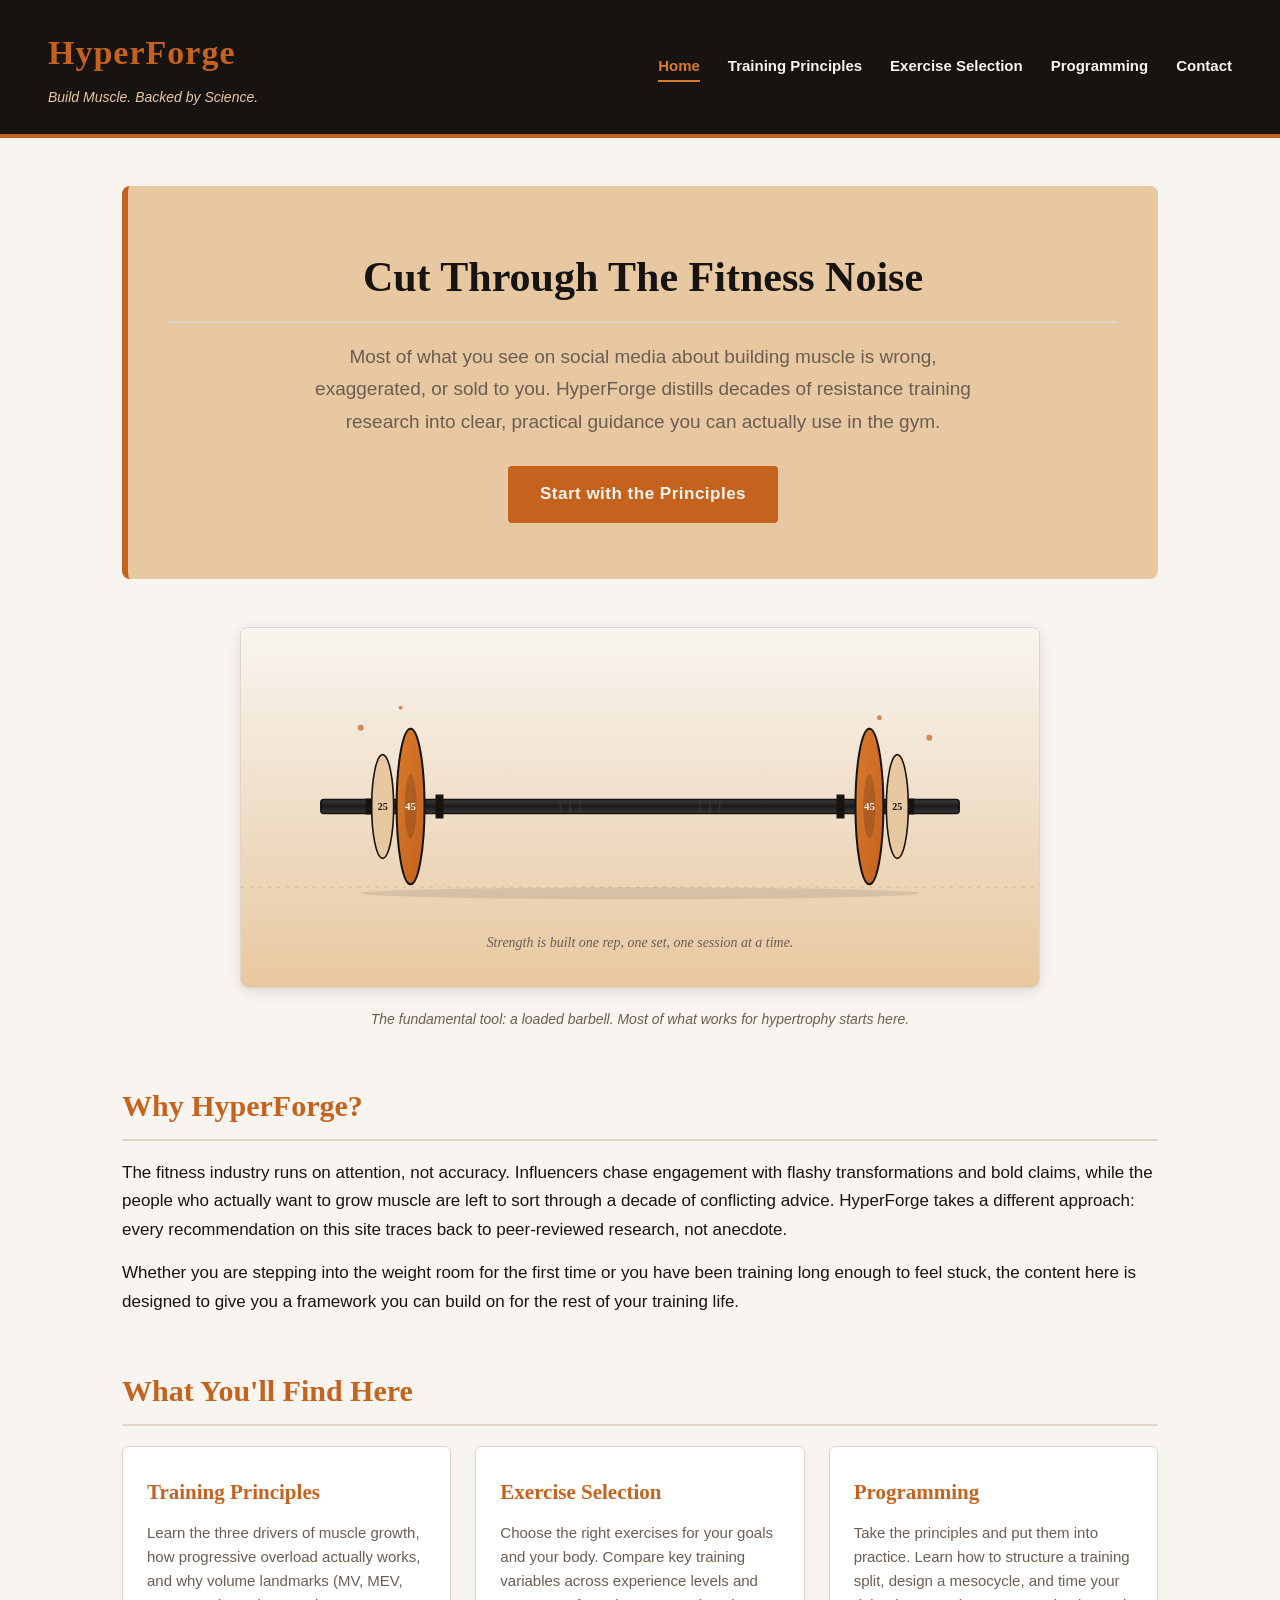
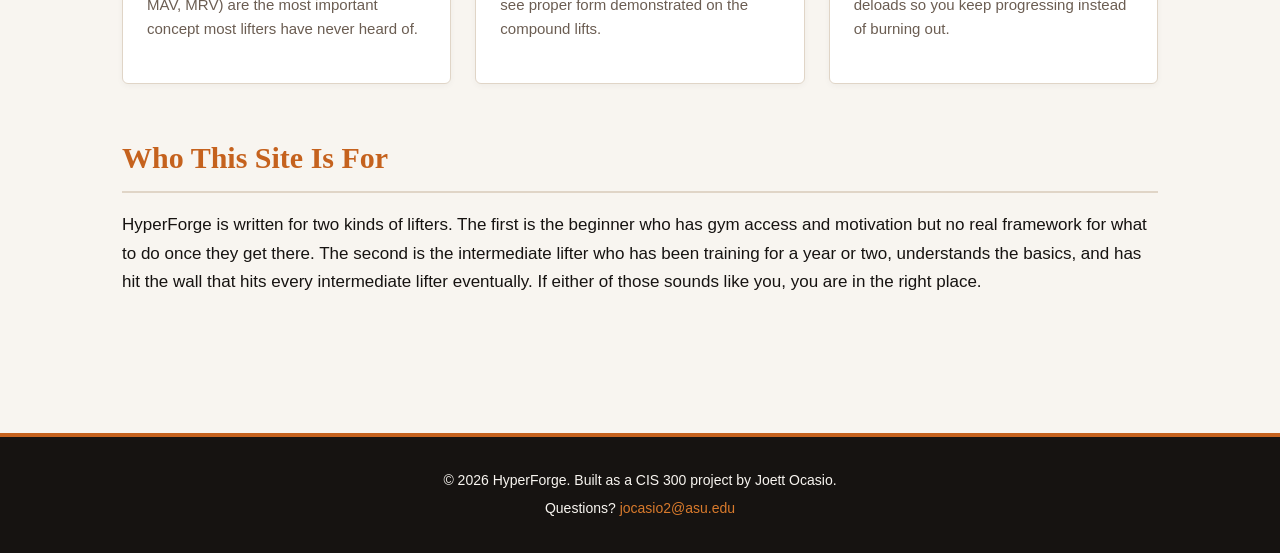
<file: index.html>
<!DOCTYPE html>
<html lang="en">
<head>
    <meta charset="UTF-8">
    <meta name="viewport" content="width=device-width, initial-scale=1.0">
    <meta name="description" content="HyperForge is an evidence-based educational resource on hypertrophy training, covering the science of muscle growth, exercise selection, and program design.">
    <meta name="keywords" content="hypertrophy, muscle growth, resistance training, evidence-based training, progressive overload, volume landmarks">
    <meta name="author" content="Joett Ocasio">
    <title>HyperForge | Evidence-Based Hypertrophy Training</title>
    <link rel="stylesheet" href="styles.css">
    <!-- Google Analytics (GA4) -->
    <script async src="https://www.googletagmanager.com/gtag/js?id=G-QVPSWT52V6"></script>
    <script>
        window.dataLayer = window.dataLayer || [];
        function gtag(){dataLayer.push(arguments);}
        gtag('js', new Date());
        gtag('config', 'G-QVPSWT52V6');
    </script>
</head>
<body>
    <header>
        <div class="logo">
            <h1>HyperForge</h1>
            <p class="tagline">Build Muscle. Backed by Science.</p>
        </div>
        <nav>
            <ul>
                <li><a href="index.html" class="active">Home</a></li>
                <li><a href="principles.html">Training Principles</a></li>
                <li><a href="exercises.html">Exercise Selection</a></li>
                <li><a href="programming.html">Programming</a></li>
                <li><a href="contact.html">Contact</a></li>
            </ul>
        </nav>
    </header>

    <main>
        <section class="hero">
            <h2>Cut Through The Fitness Noise</h2>
            <p class="lead">Most of what you see on social media about building muscle is wrong, exaggerated, or sold to you. HyperForge distills decades of resistance training research into clear, practical guidance you can actually use in the gym.</p>
            <a href="principles.html" class="cta-button">Start with the Principles</a>
        </section>

        <figure class="hero-figure">
            <img src="images/hero-barbell.svg" alt="Stylized illustration of a loaded barbell with 45 and 25 pound weight plates" class="hero-image">
            <figcaption>The fundamental tool: a loaded barbell. Most of what works for hypertrophy starts here.</figcaption>
        </figure>

        <section class="intro">
            <h2>Why HyperForge?</h2>
            <p>The fitness industry runs on attention, not accuracy. Influencers chase engagement with flashy transformations and bold claims, while the people who actually want to grow muscle are left to sort through a decade of conflicting advice. HyperForge takes a different approach: every recommendation on this site traces back to peer-reviewed research, not anecdote.</p>
            <p>Whether you are stepping into the weight room for the first time or you have been training long enough to feel stuck, the content here is designed to give you a framework you can build on for the rest of your training life.</p>
        </section>

        <section class="features">
            <h2>What You'll Find Here</h2>
            <div class="feature-grid">
                <article class="feature-card">
                    <h3>Training Principles</h3>
                    <p>Learn the three drivers of muscle growth, how progressive overload actually works, and why volume landmarks (MV, MEV, MAV, MRV) are the most important concept most lifters have never heard of.</p>
                </article>
                <article class="feature-card">
                    <h3>Exercise Selection</h3>
                    <p>Choose the right exercises for your goals and your body. Compare key training variables across experience levels and see proper form demonstrated on the compound lifts.</p>
                </article>
                <article class="feature-card">
                    <h3>Programming</h3>
                    <p>Take the principles and put them into practice. Learn how to structure a training split, design a mesocycle, and time your deloads so you keep progressing instead of burning out.</p>
                </article>
            </div>
        </section>

        <section class="audience">
            <h2>Who This Site Is For</h2>
            <p>HyperForge is written for two kinds of lifters. The first is the beginner who has gym access and motivation but no real framework for what to do once they get there. The second is the intermediate lifter who has been training for a year or two, understands the basics, and has hit the wall that hits every intermediate lifter eventually. If either of those sounds like you, you are in the right place.</p>
        </section>
    </main>

    <footer>
        <p>&copy; 2026 HyperForge. Built as a CIS 300 project by Joett Ocasio.</p>
        <p>Questions? <a href="mailto:jocasio2@asu.edu">jocasio2@asu.edu</a></p>
    </footer>
</body>
</html>
</file>
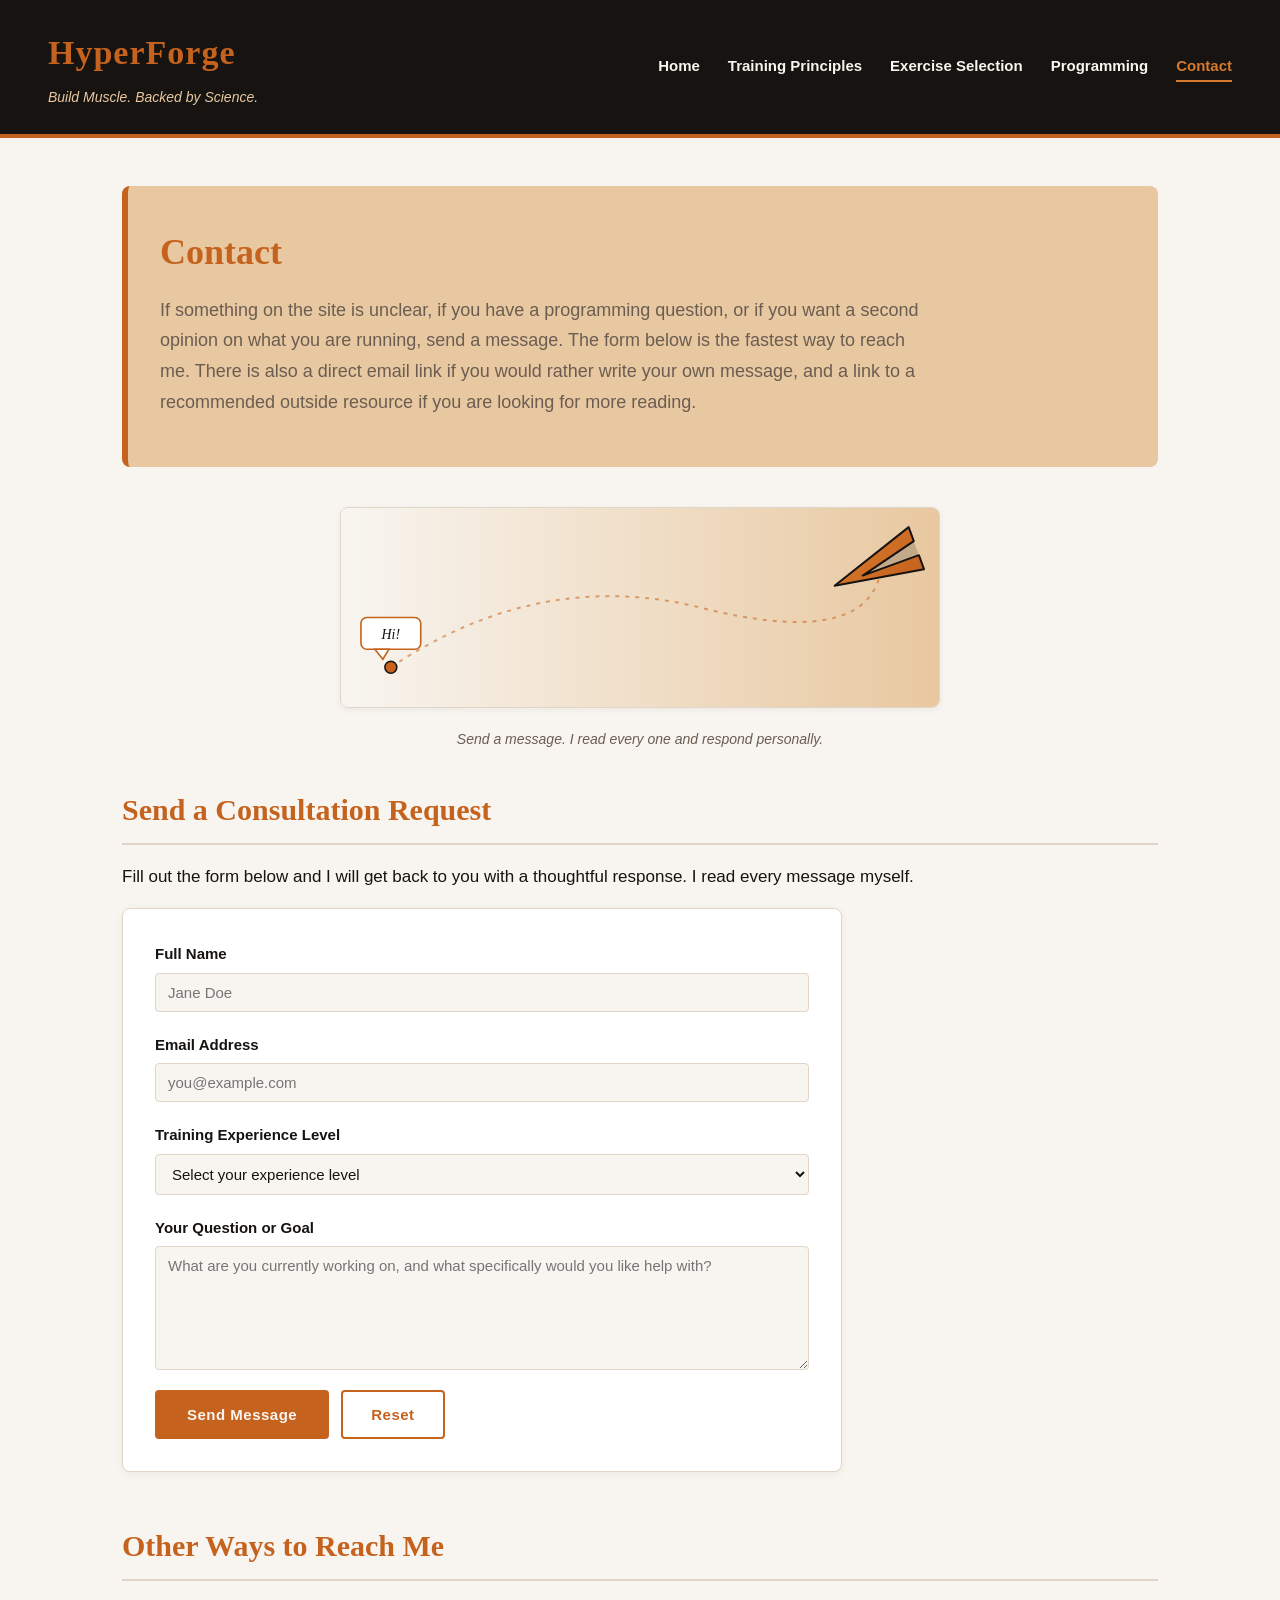
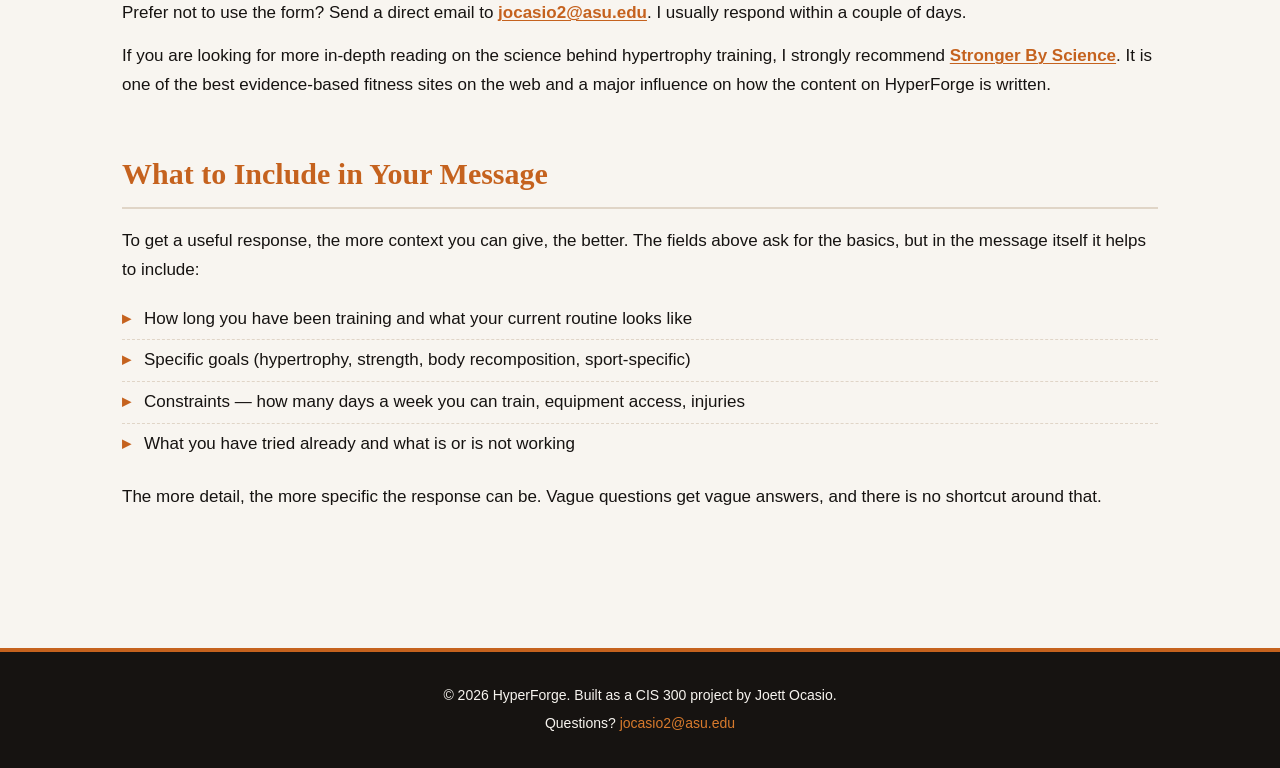
<file: contact.html>
<!DOCTYPE html>
<html lang="en">
<head>
    <meta charset="UTF-8">
    <meta name="viewport" content="width=device-width, initial-scale=1.0">
    <meta name="description" content="Get in touch with HyperForge. Use the consultation form to send a question about hypertrophy training, programming, or exercise selection.">
    <meta name="keywords" content="contact, consultation, training questions, hypertrophy help, HyperForge contact form">
    <meta name="author" content="Joett Ocasio">
    <title>Contact | HyperForge</title>
    <link rel="stylesheet" href="styles.css">
    <!-- Google Analytics (GA4) -->
    <script async src="https://www.googletagmanager.com/gtag/js?id=G-QVPSWT52V6"></script>
    <script>
        window.dataLayer = window.dataLayer || [];
        function gtag(){dataLayer.push(arguments);}
        gtag('js', new Date());
        gtag('config', 'G-QVPSWT52V6');
    </script>
</head>
<body>
    <header>
        <div class="logo">
            <h1>HyperForge</h1>
            <p class="tagline">Build Muscle. Backed by Science.</p>
        </div>
        <nav>
            <ul>
                <li><a href="index.html">Home</a></li>
                <li><a href="principles.html">Training Principles</a></li>
                <li><a href="exercises.html">Exercise Selection</a></li>
                <li><a href="programming.html">Programming</a></li>
                <li><a href="contact.html" class="active">Contact</a></li>
            </ul>
        </nav>
    </header>

    <main>
        <section class="page-intro">
            <h2>Contact</h2>
            <p class="lead">If something on the site is unclear, if you have a programming question, or if you want a second opinion on what you are running, send a message. The form below is the fastest way to reach me. There is also a direct email link if you would rather write your own message, and a link to a recommended outside resource if you are looking for more reading.</p>
        </section>

        <figure class="contact-figure">
            <img src="images/contact-illustration.svg" alt="Stylized illustration of a paper airplane traveling along a dashed flight path from a small speech bubble that says Hi" class="contact-image">
            <figcaption>Send a message. I read every one and respond personally.</figcaption>
        </figure>

        <section class="contact-section">
            <h2>Send a Consultation Request</h2>
            <p>Fill out the form below and I will get back to you with a thoughtful response. I read every message myself.</p>

            <form action="#" method="post" class="contact-form">
                <div class="form-row">
                    <label for="fullname">Full Name</label>
                    <input type="text" id="fullname" name="fullname" required placeholder="Jane Doe">
                </div>

                <div class="form-row">
                    <label for="email">Email Address</label>
                    <input type="email" id="email" name="email" required placeholder="you@example.com">
                </div>

                <div class="form-row">
                    <label for="experience">Training Experience Level</label>
                    <select id="experience" name="experience" required>
                        <option value="">Select your experience level</option>
                        <option value="beginner">Beginner (0&ndash;1 year)</option>
                        <option value="intermediate">Intermediate (1&ndash;3 years)</option>
                        <option value="advanced">Advanced (3+ years)</option>
                    </select>
                </div>

                <div class="form-row">
                    <label for="message">Your Question or Goal</label>
                    <textarea id="message" name="message" rows="6" required placeholder="What are you currently working on, and what specifically would you like help with?"></textarea>
                </div>

                <div class="form-row form-actions">
                    <button type="submit" class="cta-button">Send Message</button>
                    <button type="reset" class="secondary-button">Reset</button>
                </div>
            </form>
        </section>

        <section>
            <h2>Other Ways to Reach Me</h2>
            <p>Prefer not to use the form? Send a direct email to <a href="mailto:jocasio2@asu.edu">jocasio2@asu.edu</a>. I usually respond within a couple of days.</p>
            <p>If you are looking for more in-depth reading on the science behind hypertrophy training, I strongly recommend <a href="https://www.strongerbyscience.com" target="_blank" rel="noopener noreferrer">Stronger By Science</a>. It is one of the best evidence-based fitness sites on the web and a major influence on how the content on HyperForge is written.</p>
        </section>

        <section>
            <h2>What to Include in Your Message</h2>
            <p>To get a useful response, the more context you can give, the better. The fields above ask for the basics, but in the message itself it helps to include:</p>
            <ul class="bullet-list">
                <li>How long you have been training and what your current routine looks like</li>
                <li>Specific goals (hypertrophy, strength, body recomposition, sport-specific)</li>
                <li>Constraints &mdash; how many days a week you can train, equipment access, injuries</li>
                <li>What you have tried already and what is or is not working</li>
            </ul>
            <p>The more detail, the more specific the response can be. Vague questions get vague answers, and there is no shortcut around that.</p>
        </section>
    </main>

    <footer>
        <p>&copy; 2026 HyperForge. Built as a CIS 300 project by Joett Ocasio.</p>
        <p>Questions? <a href="mailto:jocasio2@asu.edu">jocasio2@asu.edu</a></p>
    </footer>
</body>
</html>
</file>
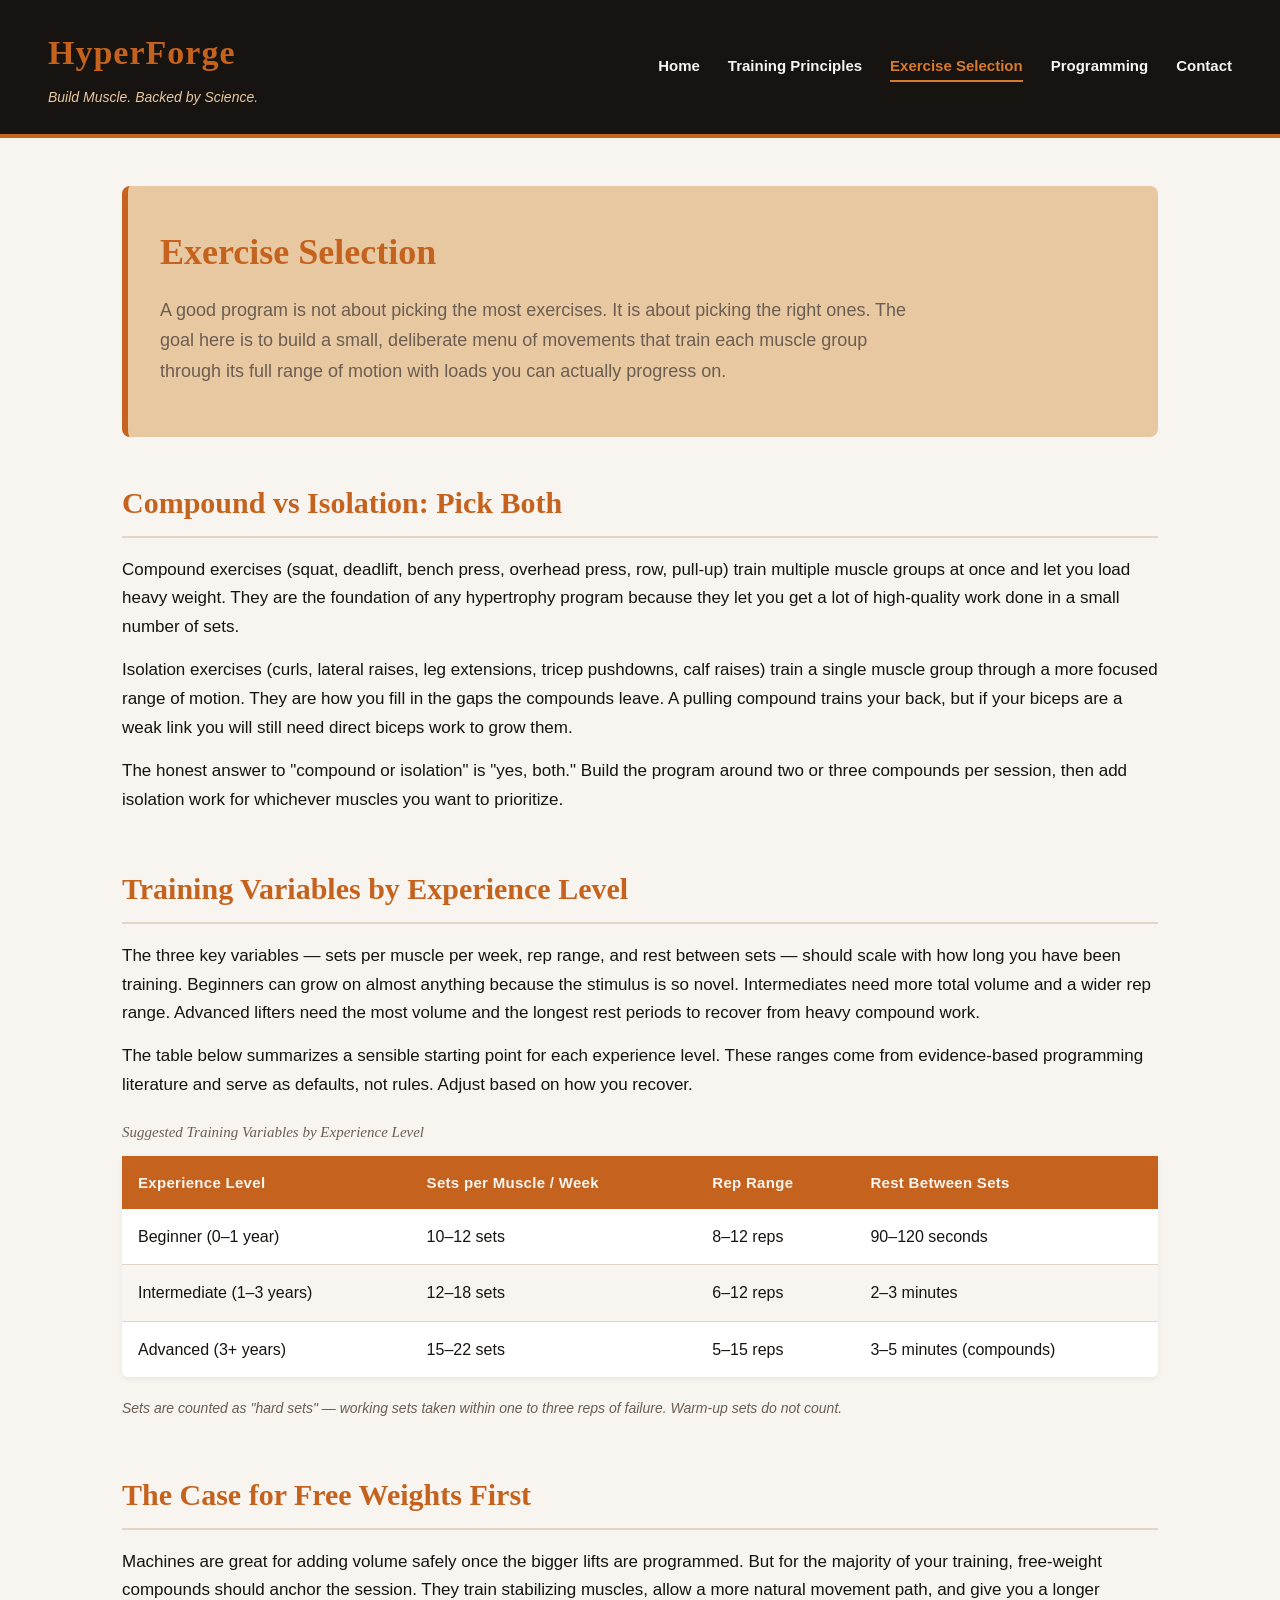
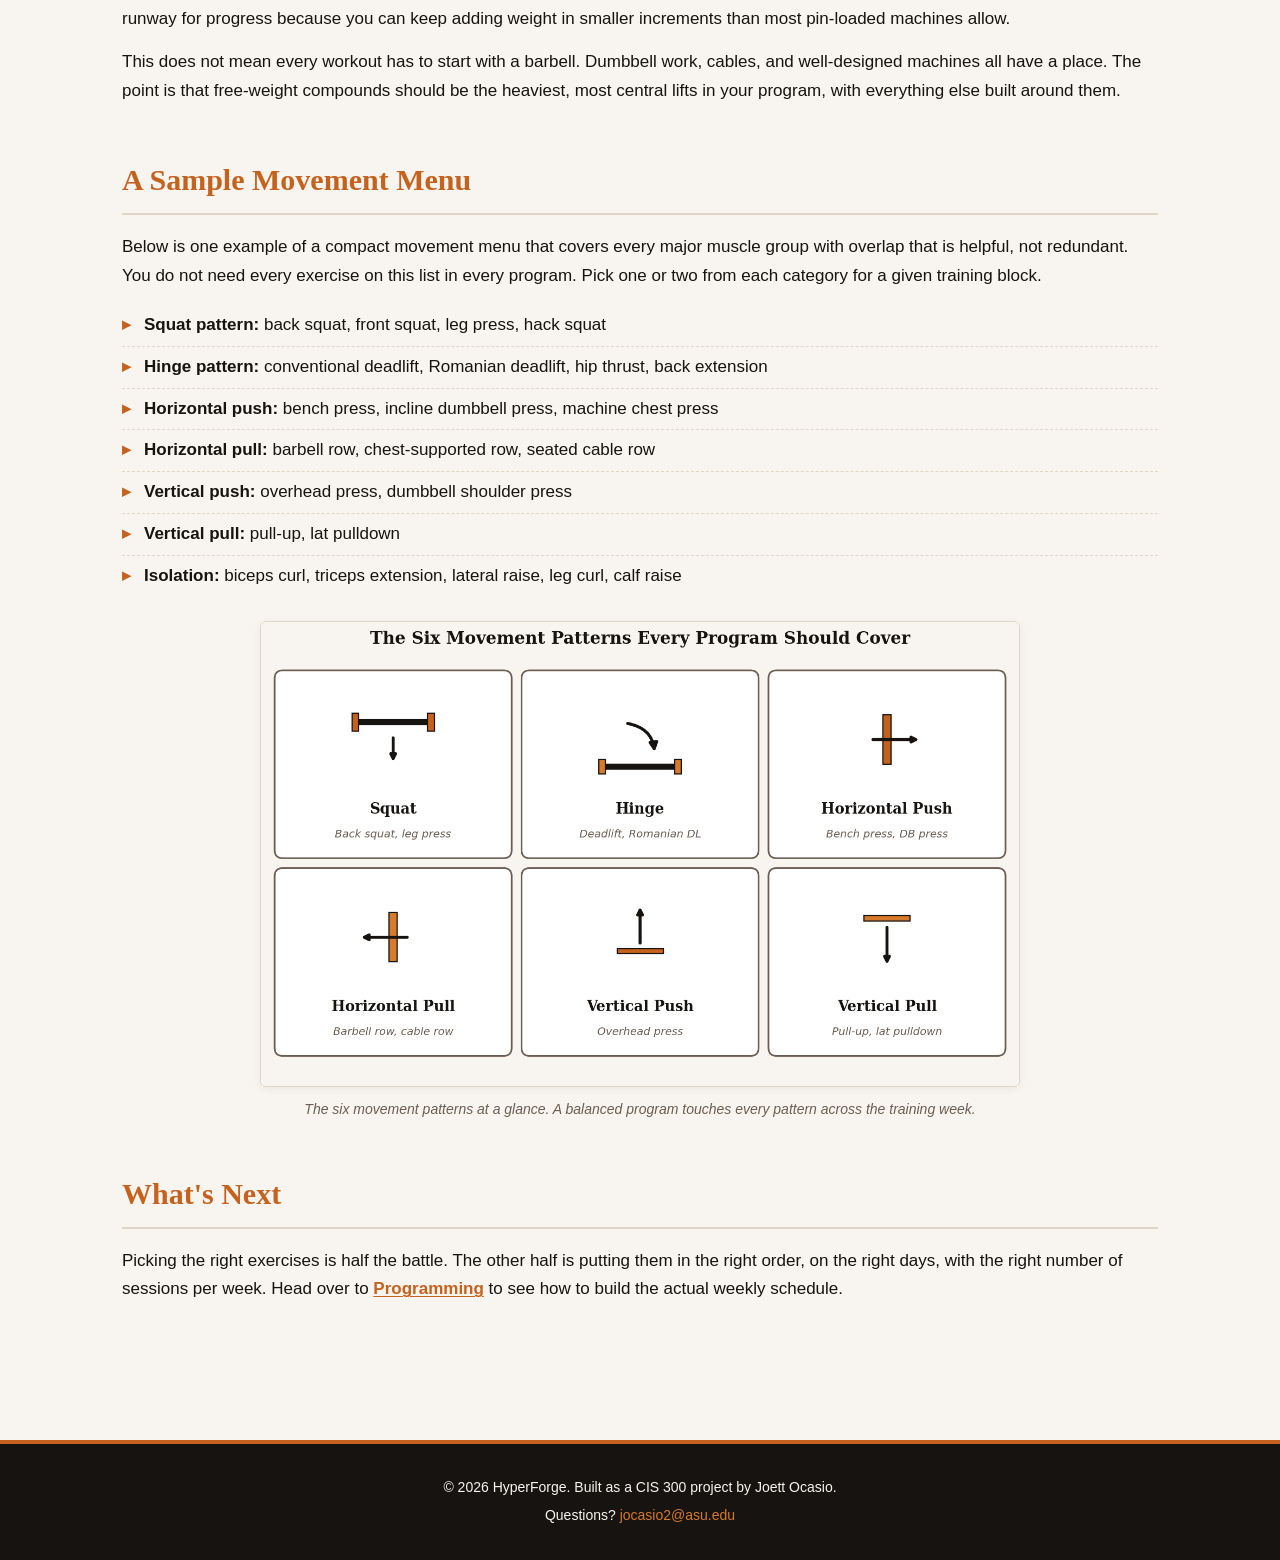
<file: exercises.html>
<!DOCTYPE html>
<html lang="en">
<head>
    <meta charset="UTF-8">
    <meta name="viewport" content="width=device-width, initial-scale=1.0">
    <meta name="description" content="How to choose exercises for hypertrophy: compound vs isolation, training variables across experience levels, and the case for free weights.">
    <meta name="keywords" content="exercise selection, compound lifts, isolation exercises, sets and reps, rest periods, training variables, beginner intermediate advanced">
    <meta name="author" content="Joett Ocasio">
    <title>Exercise Selection | HyperForge</title>
    <link rel="stylesheet" href="styles.css">
    <!-- Google Analytics (GA4) -->
    <script async src="https://www.googletagmanager.com/gtag/js?id=G-QVPSWT52V6"></script>
    <script>
        window.dataLayer = window.dataLayer || [];
        function gtag(){dataLayer.push(arguments);}
        gtag('js', new Date());
        gtag('config', 'G-QVPSWT52V6');
    </script>
</head>
<body>
    <header>
        <div class="logo">
            <h1>HyperForge</h1>
            <p class="tagline">Build Muscle. Backed by Science.</p>
        </div>
        <nav>
            <ul>
                <li><a href="index.html">Home</a></li>
                <li><a href="principles.html">Training Principles</a></li>
                <li><a href="exercises.html" class="active">Exercise Selection</a></li>
                <li><a href="programming.html">Programming</a></li>
                <li><a href="contact.html">Contact</a></li>
            </ul>
        </nav>
    </header>

    <main>
        <section class="page-intro">
            <h2>Exercise Selection</h2>
            <p class="lead">A good program is not about picking the most exercises. It is about picking the right ones. The goal here is to build a small, deliberate menu of movements that train each muscle group through its full range of motion with loads you can actually progress on.</p>
        </section>

        <section>
            <h2>Compound vs Isolation: Pick Both</h2>
            <p>Compound exercises (squat, deadlift, bench press, overhead press, row, pull-up) train multiple muscle groups at once and let you load heavy weight. They are the foundation of any hypertrophy program because they let you get a lot of high-quality work done in a small number of sets.</p>
            <p>Isolation exercises (curls, lateral raises, leg extensions, tricep pushdowns, calf raises) train a single muscle group through a more focused range of motion. They are how you fill in the gaps the compounds leave. A pulling compound trains your back, but if your biceps are a weak link you will still need direct biceps work to grow them.</p>
            <p>The honest answer to "compound or isolation" is "yes, both." Build the program around two or three compounds per session, then add isolation work for whichever muscles you want to prioritize.</p>
        </section>

        <section>
            <h2>Training Variables by Experience Level</h2>
            <p>The three key variables &mdash; sets per muscle per week, rep range, and rest between sets &mdash; should scale with how long you have been training. Beginners can grow on almost anything because the stimulus is so novel. Intermediates need more total volume and a wider rep range. Advanced lifters need the most volume and the longest rest periods to recover from heavy compound work.</p>

            <p>The table below summarizes a sensible starting point for each experience level. These ranges come from evidence-based programming literature and serve as defaults, not rules. Adjust based on how you recover.</p>

            <table>
                <caption>Suggested Training Variables by Experience Level</caption>
                <thead>
                    <tr>
                        <th>Experience Level</th>
                        <th>Sets per Muscle / Week</th>
                        <th>Rep Range</th>
                        <th>Rest Between Sets</th>
                    </tr>
                </thead>
                <tbody>
                    <tr>
                        <td>Beginner (0&ndash;1 year)</td>
                        <td>10&ndash;12 sets</td>
                        <td>8&ndash;12 reps</td>
                        <td>90&ndash;120 seconds</td>
                    </tr>
                    <tr>
                        <td>Intermediate (1&ndash;3 years)</td>
                        <td>12&ndash;18 sets</td>
                        <td>6&ndash;12 reps</td>
                        <td>2&ndash;3 minutes</td>
                    </tr>
                    <tr>
                        <td>Advanced (3+ years)</td>
                        <td>15&ndash;22 sets</td>
                        <td>5&ndash;15 reps</td>
                        <td>3&ndash;5 minutes (compounds)</td>
                    </tr>
                </tbody>
            </table>
            <p class="caption-note">Sets are counted as &quot;hard sets&quot; &mdash; working sets taken within one to three reps of failure. Warm-up sets do not count.</p>
        </section>

        <section>
            <h2>The Case for Free Weights First</h2>
            <p>Machines are great for adding volume safely once the bigger lifts are programmed. But for the majority of your training, free-weight compounds should anchor the session. They train stabilizing muscles, allow a more natural movement path, and give you a longer runway for progress because you can keep adding weight in smaller increments than most pin-loaded machines allow.</p>
            <p>This does not mean every workout has to start with a barbell. Dumbbell work, cables, and well-designed machines all have a place. The point is that free-weight compounds should be the heaviest, most central lifts in your program, with everything else built around them.</p>
        </section>

        <section>
            <h2>A Sample Movement Menu</h2>
            <p>Below is one example of a compact movement menu that covers every major muscle group with overlap that is helpful, not redundant. You do not need every exercise on this list in every program. Pick one or two from each category for a given training block.</p>

            <ul class="bullet-list">
                <li><strong>Squat pattern:</strong> back squat, front squat, leg press, hack squat</li>
                <li><strong>Hinge pattern:</strong> conventional deadlift, Romanian deadlift, hip thrust, back extension</li>
                <li><strong>Horizontal push:</strong> bench press, incline dumbbell press, machine chest press</li>
                <li><strong>Horizontal pull:</strong> barbell row, chest-supported row, seated cable row</li>
                <li><strong>Vertical push:</strong> overhead press, dumbbell shoulder press</li>
                <li><strong>Vertical pull:</strong> pull-up, lat pulldown</li>
                <li><strong>Isolation:</strong> biceps curl, triceps extension, lateral raise, leg curl, calf raise</li>
            </ul>

            <figure class="content-figure">
                <img src="images/movement-patterns.png" alt="Six-panel infographic showing the major movement patterns covered in a balanced program: squat, hinge, horizontal push, horizontal pull, vertical push, and vertical pull, each with a simple icon and example exercises">
                <figcaption>The six movement patterns at a glance. A balanced program touches every pattern across the training week.</figcaption>
            </figure>
        </section>

        <section>
            <h2>What's Next</h2>
            <p>Picking the right exercises is half the battle. The other half is putting them in the right order, on the right days, with the right number of sessions per week. Head over to <a href="programming.html">Programming</a> to see how to build the actual weekly schedule.</p>
        </section>
    </main>

    <footer>
        <p>&copy; 2026 HyperForge. Built as a CIS 300 project by Joett Ocasio.</p>
        <p>Questions? <a href="mailto:jocasio2@asu.edu">jocasio2@asu.edu</a></p>
    </footer>
</body>
</html>
</file>
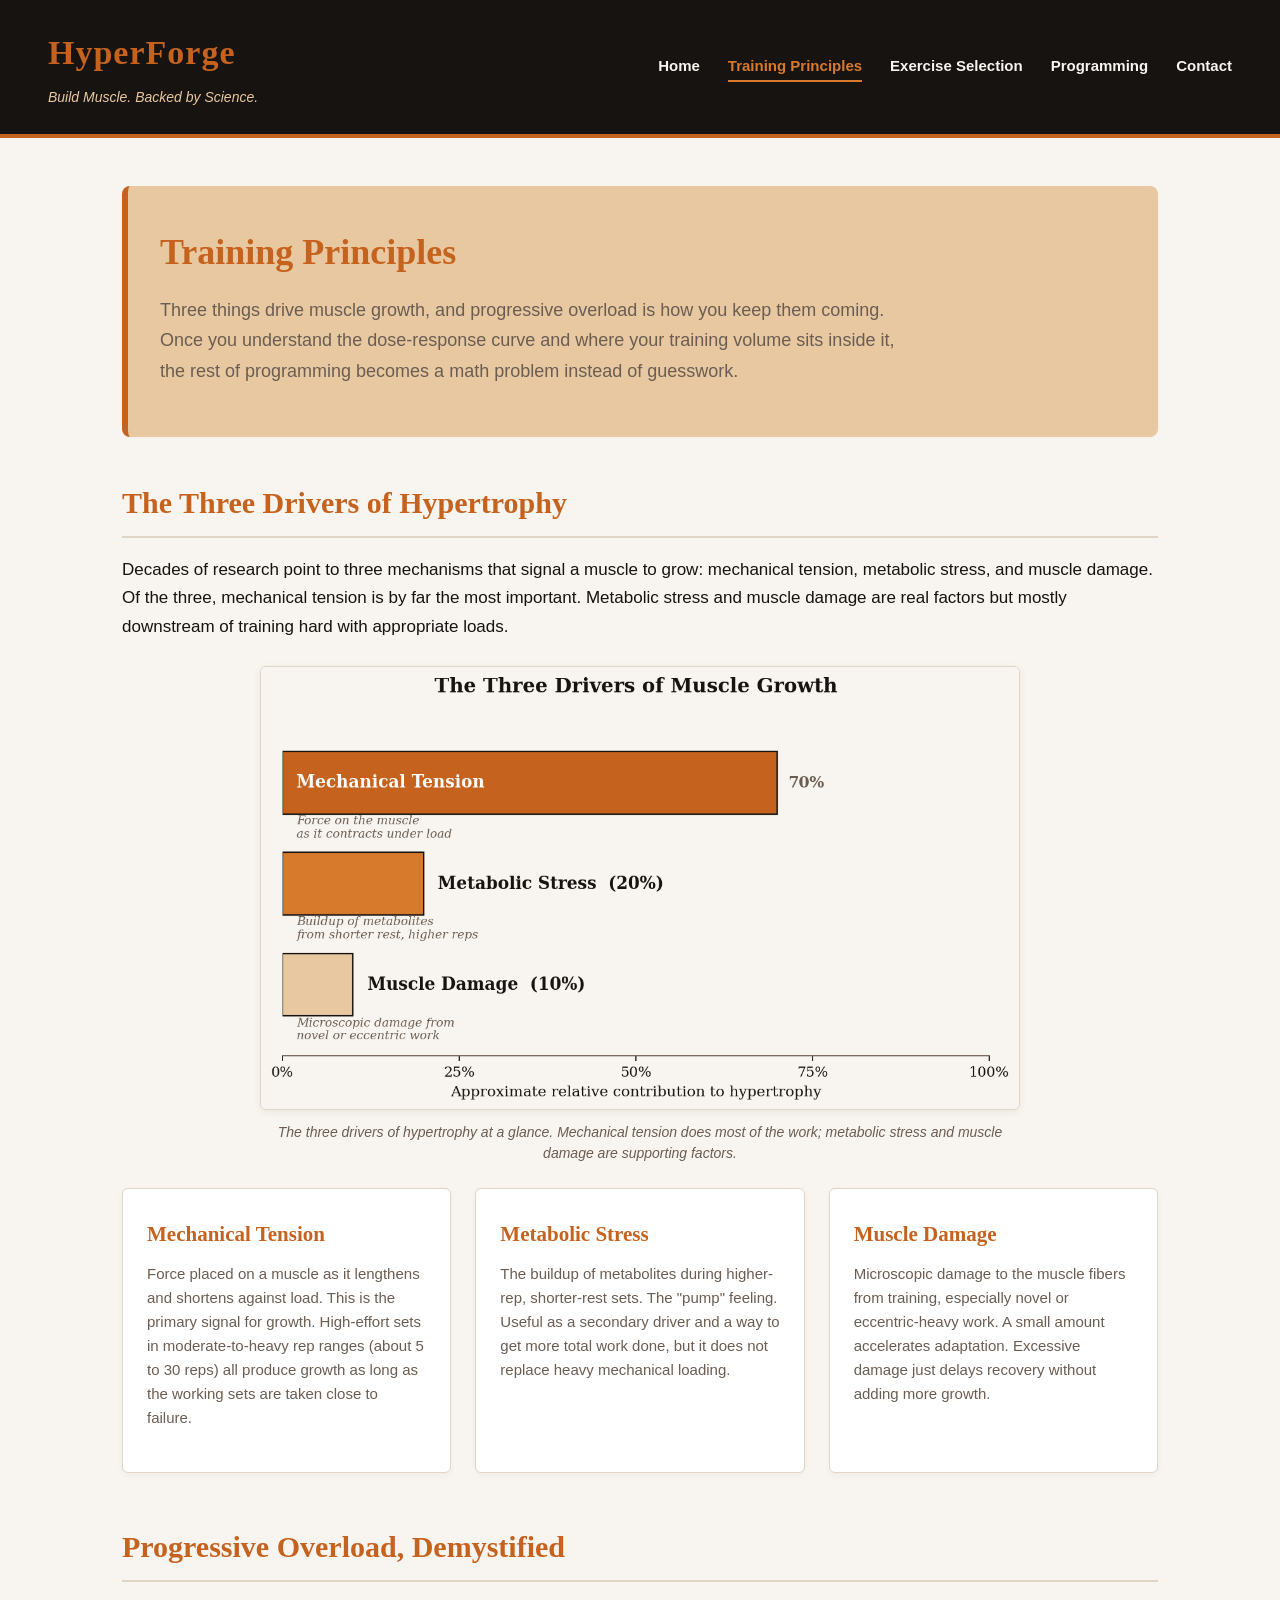
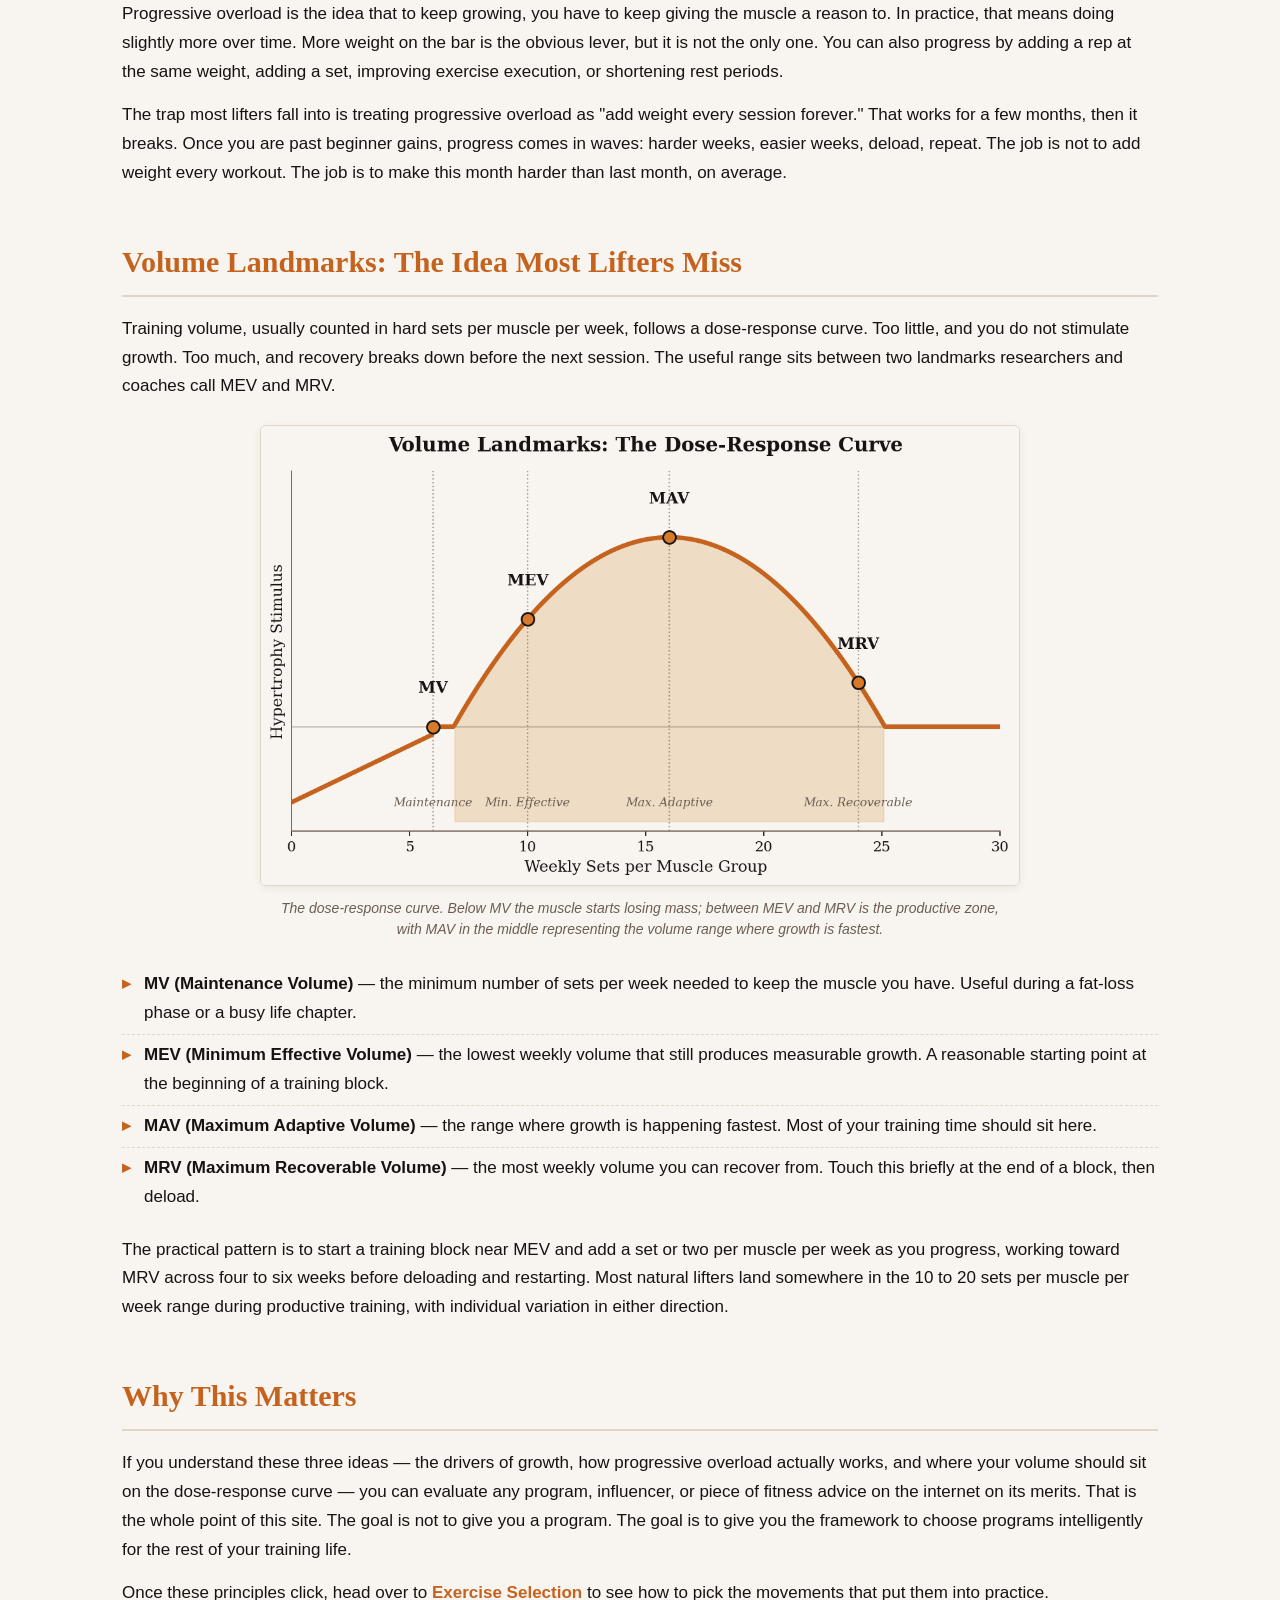
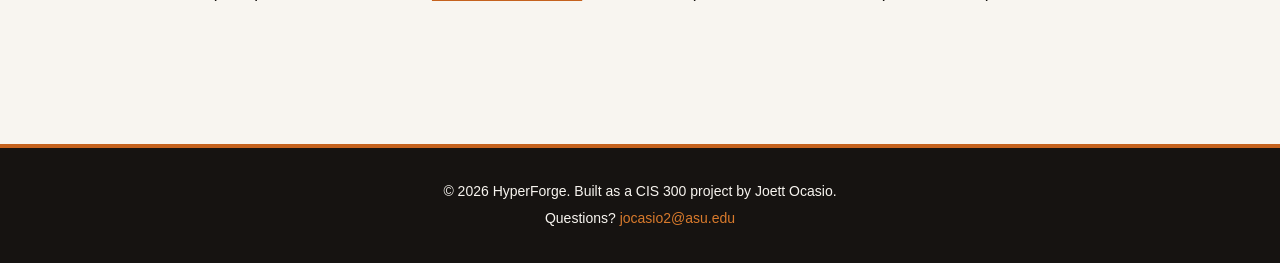
<file: principles.html>
<!DOCTYPE html>
<html lang="en">
<head>
    <meta charset="UTF-8">
    <meta name="viewport" content="width=device-width, initial-scale=1.0">
    <meta name="description" content="The science behind hypertrophy: mechanical tension, progressive overload, and volume landmarks (MV, MEV, MAV, MRV) explained in plain language.">
    <meta name="keywords" content="hypertrophy science, mechanical tension, progressive overload, volume landmarks, MEV, MAV, MRV, muscle growth research">
    <meta name="author" content="Joett Ocasio">
    <title>Training Principles | HyperForge</title>
    <link rel="stylesheet" href="styles.css">
    <!-- Google Analytics (GA4) -->
    <script async src="https://www.googletagmanager.com/gtag/js?id=G-QVPSWT52V6"></script>
    <script>
        window.dataLayer = window.dataLayer || [];
        function gtag(){dataLayer.push(arguments);}
        gtag('js', new Date());
        gtag('config', 'G-QVPSWT52V6');
    </script>
</head>
<body>
    <header>
        <div class="logo">
            <h1>HyperForge</h1>
            <p class="tagline">Build Muscle. Backed by Science.</p>
        </div>
        <nav>
            <ul>
                <li><a href="index.html">Home</a></li>
                <li><a href="principles.html" class="active">Training Principles</a></li>
                <li><a href="exercises.html">Exercise Selection</a></li>
                <li><a href="programming.html">Programming</a></li>
                <li><a href="contact.html">Contact</a></li>
            </ul>
        </nav>
    </header>

    <main>
        <section class="page-intro">
            <h2>Training Principles</h2>
            <p class="lead">Three things drive muscle growth, and progressive overload is how you keep them coming. Once you understand the dose-response curve and where your training volume sits inside it, the rest of programming becomes a math problem instead of guesswork.</p>
        </section>

        <section>
            <h2>The Three Drivers of Hypertrophy</h2>
            <p>Decades of research point to three mechanisms that signal a muscle to grow: mechanical tension, metabolic stress, and muscle damage. Of the three, mechanical tension is by far the most important. Metabolic stress and muscle damage are real factors but mostly downstream of training hard with appropriate loads.</p>

            <figure class="content-figure">
                <img src="images/three-drivers.png" alt="Horizontal bar chart showing the relative contribution of the three drivers of muscle growth: mechanical tension at approximately 70 percent, metabolic stress at 20 percent, and muscle damage at 10 percent">
                <figcaption>The three drivers of hypertrophy at a glance. Mechanical tension does most of the work; metabolic stress and muscle damage are supporting factors.</figcaption>
            </figure>

            <div class="feature-grid">
                <article class="feature-card">
                    <h3>Mechanical Tension</h3>
                    <p>Force placed on a muscle as it lengthens and shortens against load. This is the primary signal for growth. High-effort sets in moderate-to-heavy rep ranges (about 5 to 30 reps) all produce growth as long as the working sets are taken close to failure.</p>
                </article>
                <article class="feature-card">
                    <h3>Metabolic Stress</h3>
                    <p>The buildup of metabolites during higher-rep, shorter-rest sets. The "pump" feeling. Useful as a secondary driver and a way to get more total work done, but it does not replace heavy mechanical loading.</p>
                </article>
                <article class="feature-card">
                    <h3>Muscle Damage</h3>
                    <p>Microscopic damage to the muscle fibers from training, especially novel or eccentric-heavy work. A small amount accelerates adaptation. Excessive damage just delays recovery without adding more growth.</p>
                </article>
            </div>
        </section>

        <section>
            <h2>Progressive Overload, Demystified</h2>
            <p>Progressive overload is the idea that to keep growing, you have to keep giving the muscle a reason to. In practice, that means doing slightly more over time. More weight on the bar is the obvious lever, but it is not the only one. You can also progress by adding a rep at the same weight, adding a set, improving exercise execution, or shortening rest periods.</p>
            <p>The trap most lifters fall into is treating progressive overload as "add weight every session forever." That works for a few months, then it breaks. Once you are past beginner gains, progress comes in waves: harder weeks, easier weeks, deload, repeat. The job is not to add weight every workout. The job is to make this month harder than last month, on average.</p>
        </section>

        <section>
            <h2>Volume Landmarks: The Idea Most Lifters Miss</h2>
            <p>Training volume, usually counted in hard sets per muscle per week, follows a dose-response curve. Too little, and you do not stimulate growth. Too much, and recovery breaks down before the next session. The useful range sits between two landmarks researchers and coaches call MEV and MRV.</p>

            <figure class="content-figure">
                <img src="images/volume-landmarks.png" alt="Inverted-U dose-response curve showing how hypertrophy stimulus rises with weekly training volume, peaks around 16 sets per muscle per week (Maximum Adaptive Volume), and falls beyond Maximum Recoverable Volume at roughly 24 sets">
                <figcaption>The dose-response curve. Below MV the muscle starts losing mass; between MEV and MRV is the productive zone, with MAV in the middle representing the volume range where growth is fastest.</figcaption>
            </figure>

            <ul class="bullet-list">
                <li><strong>MV (Maintenance Volume)</strong> &mdash; the minimum number of sets per week needed to keep the muscle you have. Useful during a fat-loss phase or a busy life chapter.</li>
                <li><strong>MEV (Minimum Effective Volume)</strong> &mdash; the lowest weekly volume that still produces measurable growth. A reasonable starting point at the beginning of a training block.</li>
                <li><strong>MAV (Maximum Adaptive Volume)</strong> &mdash; the range where growth is happening fastest. Most of your training time should sit here.</li>
                <li><strong>MRV (Maximum Recoverable Volume)</strong> &mdash; the most weekly volume you can recover from. Touch this briefly at the end of a block, then deload.</li>
            </ul>

            <p>The practical pattern is to start a training block near MEV and add a set or two per muscle per week as you progress, working toward MRV across four to six weeks before deloading and restarting. Most natural lifters land somewhere in the 10 to 20 sets per muscle per week range during productive training, with individual variation in either direction.</p>
        </section>

        <section>
            <h2>Why This Matters</h2>
            <p>If you understand these three ideas &mdash; the drivers of growth, how progressive overload actually works, and where your volume should sit on the dose-response curve &mdash; you can evaluate any program, influencer, or piece of fitness advice on the internet on its merits. That is the whole point of this site. The goal is not to give you a program. The goal is to give you the framework to choose programs intelligently for the rest of your training life.</p>
            <p>Once these principles click, head over to <a href="exercises.html">Exercise Selection</a> to see how to pick the movements that put them into practice.</p>
        </section>
    </main>

    <footer>
        <p>&copy; 2026 HyperForge. Built as a CIS 300 project by Joett Ocasio.</p>
        <p>Questions? <a href="mailto:jocasio2@asu.edu">jocasio2@asu.edu</a></p>
    </footer>
</body>
</html>
</file>
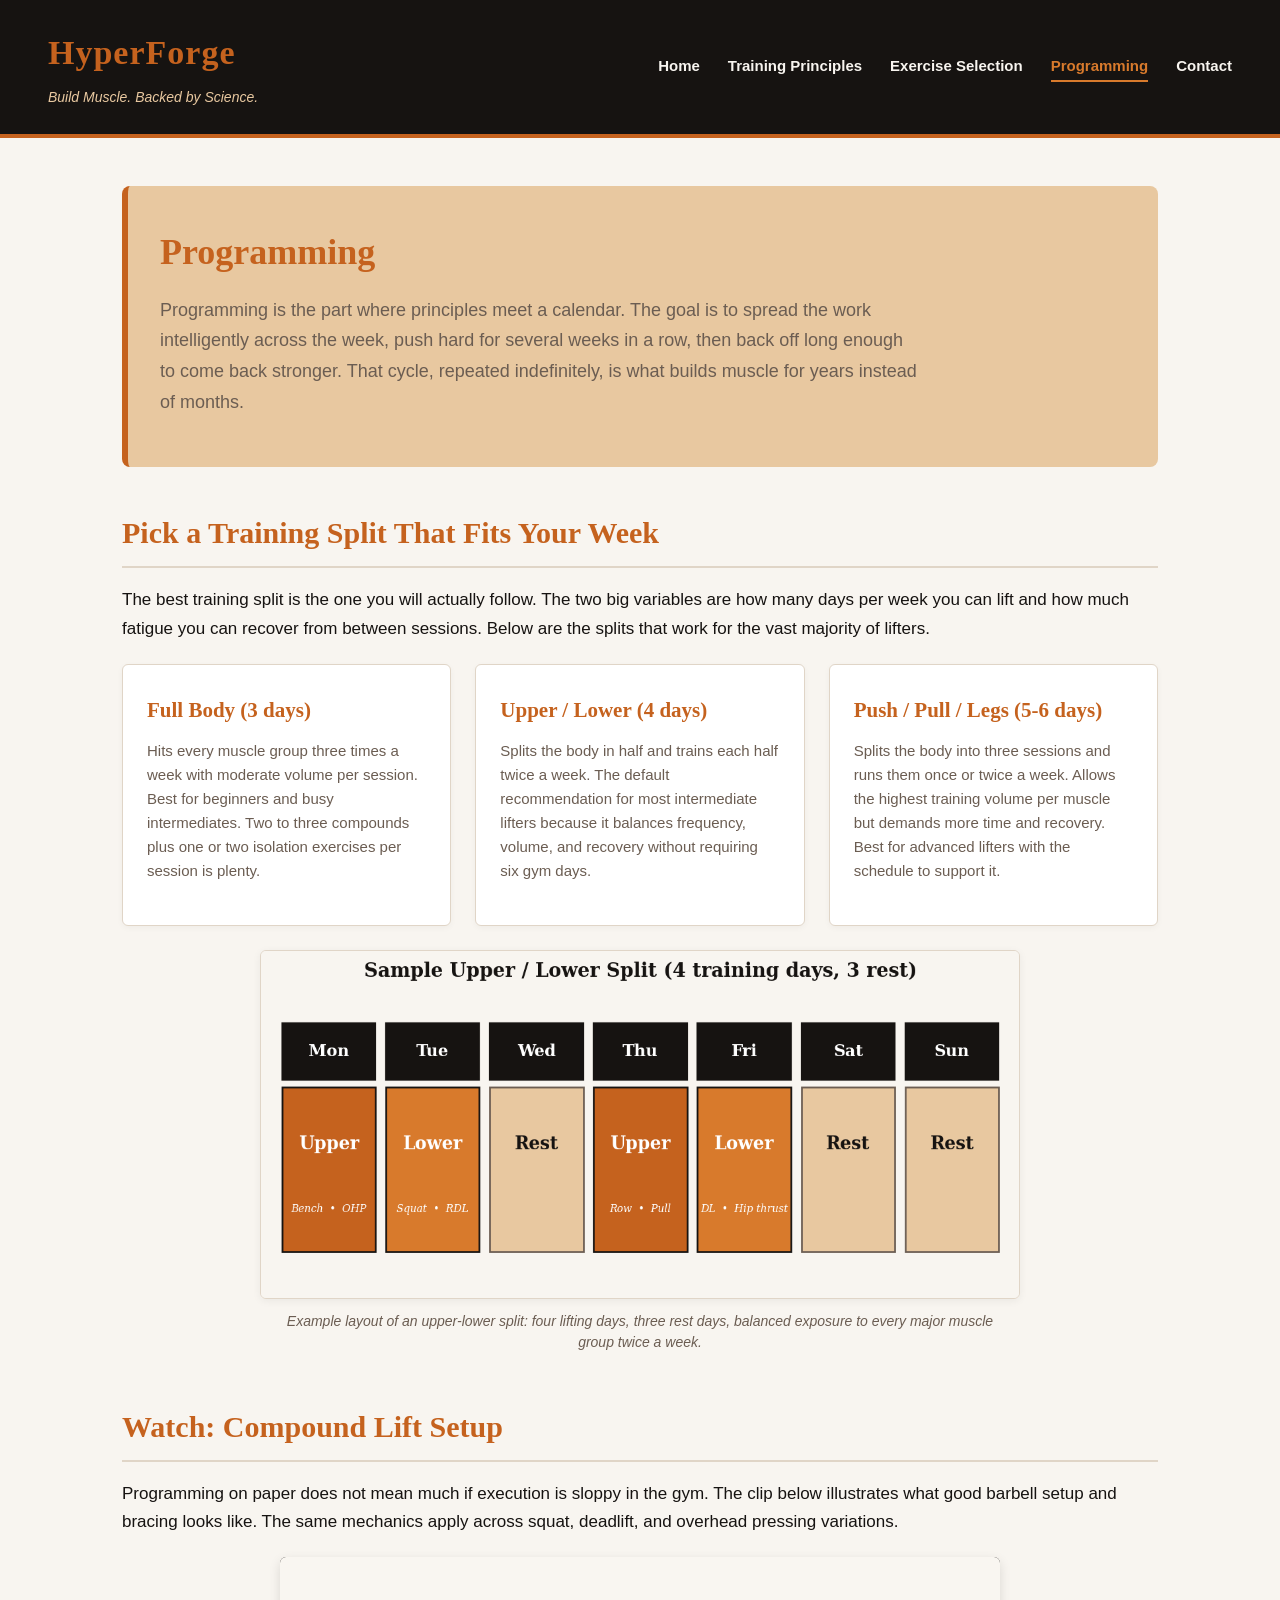
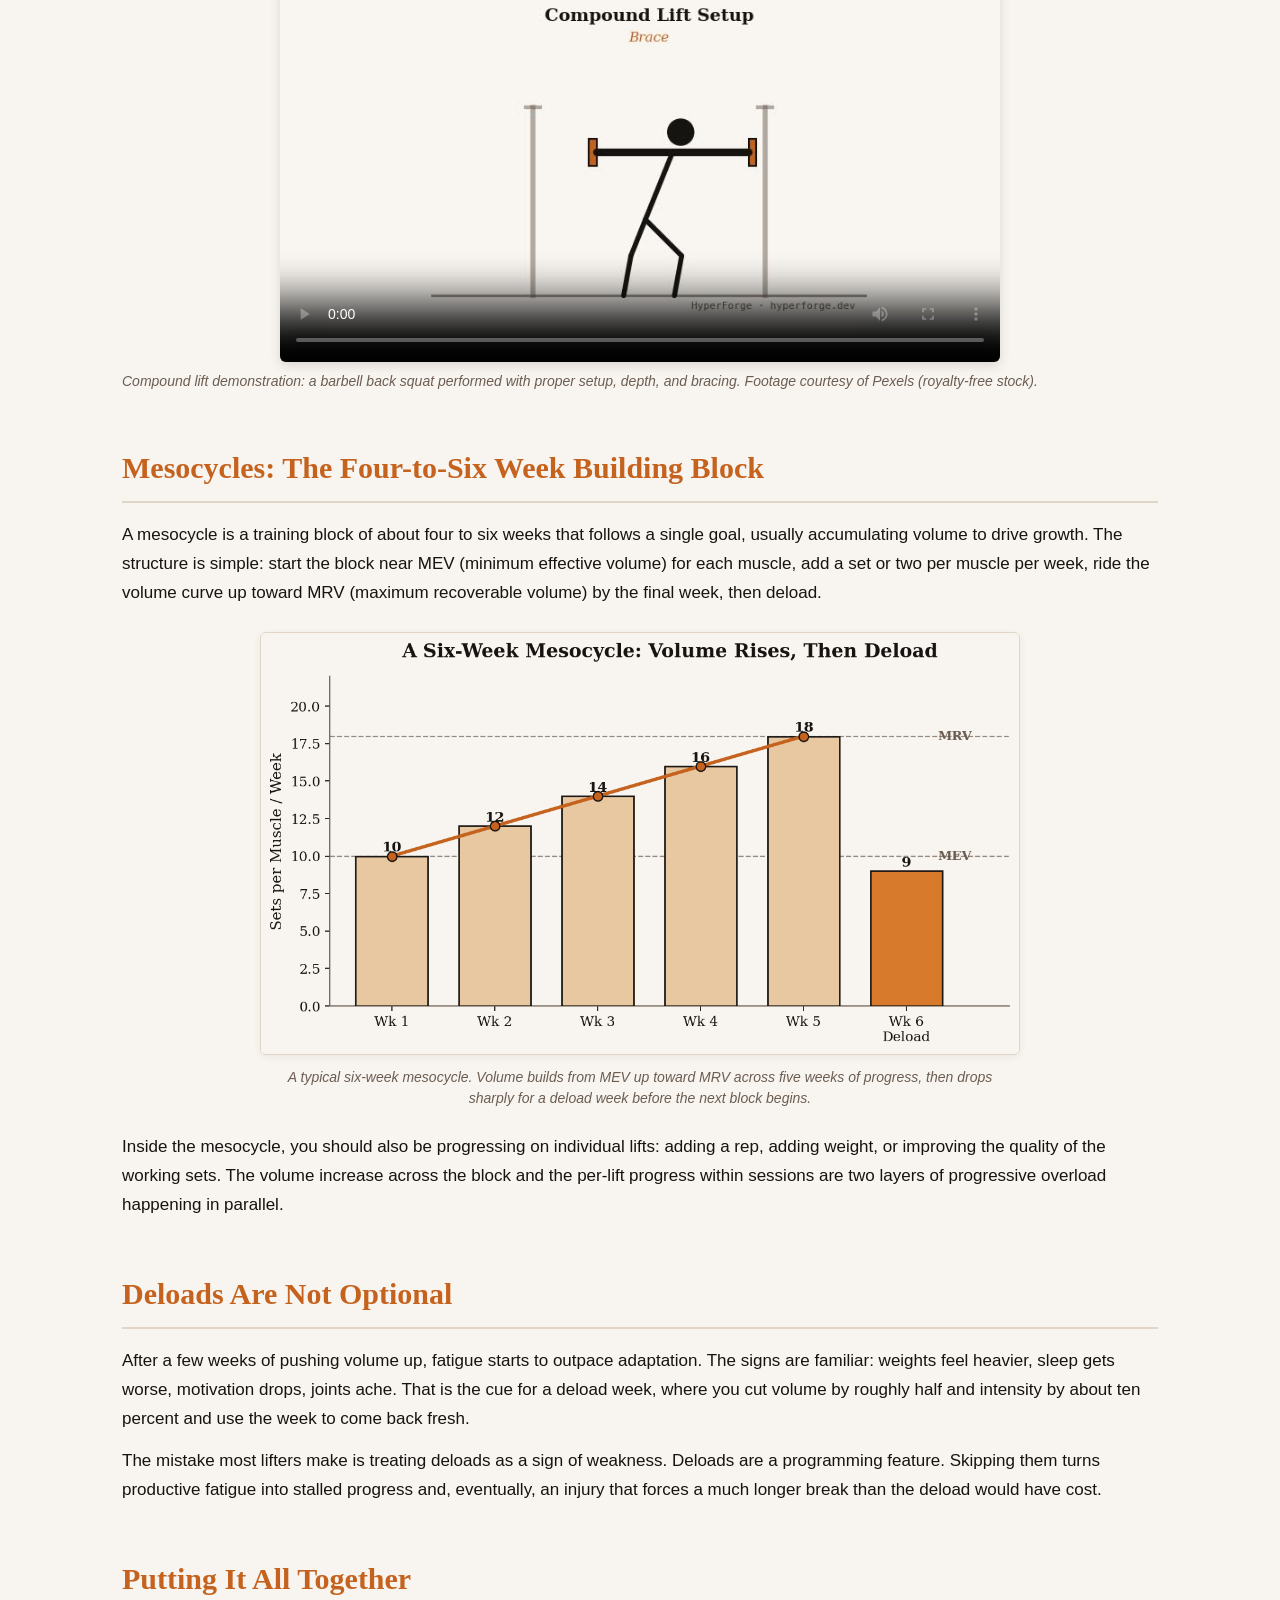
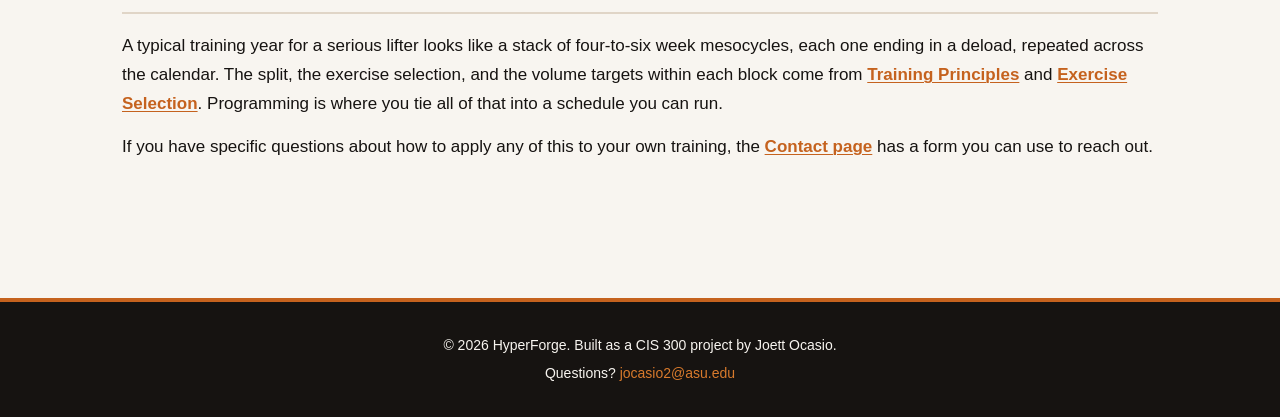
<file: programming.html>
<!DOCTYPE html>
<html lang="en">
<head>
    <meta charset="UTF-8">
    <meta name="viewport" content="width=device-width, initial-scale=1.0">
    <meta name="description" content="How to structure a hypertrophy training program: training splits, mesocycle design, deload timing, and periodization basics.">
    <meta name="keywords" content="training split, mesocycle, deload, periodization, hypertrophy program, weekly schedule, push pull legs, upper lower">
    <meta name="author" content="Joett Ocasio">
    <title>Programming | HyperForge</title>
    <link rel="stylesheet" href="styles.css">
    <!-- Google Analytics (GA4) -->
    <script async src="https://www.googletagmanager.com/gtag/js?id=G-QVPSWT52V6"></script>
    <script>
        window.dataLayer = window.dataLayer || [];
        function gtag(){dataLayer.push(arguments);}
        gtag('js', new Date());
        gtag('config', 'G-QVPSWT52V6');
    </script>
</head>
<body>
    <header>
        <div class="logo">
            <h1>HyperForge</h1>
            <p class="tagline">Build Muscle. Backed by Science.</p>
        </div>
        <nav>
            <ul>
                <li><a href="index.html">Home</a></li>
                <li><a href="principles.html">Training Principles</a></li>
                <li><a href="exercises.html">Exercise Selection</a></li>
                <li><a href="programming.html" class="active">Programming</a></li>
                <li><a href="contact.html">Contact</a></li>
            </ul>
        </nav>
    </header>

    <main>
        <section class="page-intro">
            <h2>Programming</h2>
            <p class="lead">Programming is the part where principles meet a calendar. The goal is to spread the work intelligently across the week, push hard for several weeks in a row, then back off long enough to come back stronger. That cycle, repeated indefinitely, is what builds muscle for years instead of months.</p>
        </section>

        <section>
            <h2>Pick a Training Split That Fits Your Week</h2>
            <p>The best training split is the one you will actually follow. The two big variables are how many days per week you can lift and how much fatigue you can recover from between sessions. Below are the splits that work for the vast majority of lifters.</p>

            <div class="feature-grid">
                <article class="feature-card">
                    <h3>Full Body (3 days)</h3>
                    <p>Hits every muscle group three times a week with moderate volume per session. Best for beginners and busy intermediates. Two to three compounds plus one or two isolation exercises per session is plenty.</p>
                </article>
                <article class="feature-card">
                    <h3>Upper / Lower (4 days)</h3>
                    <p>Splits the body in half and trains each half twice a week. The default recommendation for most intermediate lifters because it balances frequency, volume, and recovery without requiring six gym days.</p>
                </article>
                <article class="feature-card">
                    <h3>Push / Pull / Legs (5-6 days)</h3>
                    <p>Splits the body into three sessions and runs them once or twice a week. Allows the highest training volume per muscle but demands more time and recovery. Best for advanced lifters with the schedule to support it.</p>
                </article>
            </div>

            <figure class="content-figure">
                <img src="images/weekly-split.png" alt="Visualization of a sample upper-lower split across a seven-day week, with Upper sessions on Monday and Thursday, Lower sessions on Tuesday and Friday, and rest days on Wednesday, Saturday, and Sunday">
                <figcaption>Example layout of an upper-lower split: four lifting days, three rest days, balanced exposure to every major muscle group twice a week.</figcaption>
            </figure>
        </section>

        <section>
            <h2>Watch: Compound Lift Setup</h2>
            <p>Programming on paper does not mean much if execution is sloppy in the gym. The clip below illustrates what good barbell setup and bracing looks like. The same mechanics apply across squat, deadlift, and overhead pressing variations.</p>

            <video controls preload="metadata" poster="images/video-poster.jpg" width="640">
                <source src="videos/lift-demo.mp4" type="video/mp4">
                Your browser does not support the HTML5 video tag. You can <a href="videos/lift-demo.mp4">download the clip</a> instead.
            </video>
            <p class="caption-note">Compound lift demonstration: a barbell back squat performed with proper setup, depth, and bracing. Footage courtesy of Pexels (royalty-free stock).</p>
        </section>

        <section>
            <h2>Mesocycles: The Four-to-Six Week Building Block</h2>
            <p>A mesocycle is a training block of about four to six weeks that follows a single goal, usually accumulating volume to drive growth. The structure is simple: start the block near MEV (minimum effective volume) for each muscle, add a set or two per muscle per week, ride the volume curve up toward MRV (maximum recoverable volume) by the final week, then deload.</p>

            <figure class="content-figure">
                <img src="images/mesocycle.png" alt="Bar chart of a six-week mesocycle showing weekly training volume rising from 10 sets in week one to 18 sets in week five, then dropping to 9 sets in week six for the deload, with reference lines marking MEV at 10 sets and MRV at 18 sets">
                <figcaption>A typical six-week mesocycle. Volume builds from MEV up toward MRV across five weeks of progress, then drops sharply for a deload week before the next block begins.</figcaption>
            </figure>

            <p>Inside the mesocycle, you should also be progressing on individual lifts: adding a rep, adding weight, or improving the quality of the working sets. The volume increase across the block and the per-lift progress within sessions are two layers of progressive overload happening in parallel.</p>
        </section>

        <section>
            <h2>Deloads Are Not Optional</h2>
            <p>After a few weeks of pushing volume up, fatigue starts to outpace adaptation. The signs are familiar: weights feel heavier, sleep gets worse, motivation drops, joints ache. That is the cue for a deload week, where you cut volume by roughly half and intensity by about ten percent and use the week to come back fresh.</p>
            <p>The mistake most lifters make is treating deloads as a sign of weakness. Deloads are a programming feature. Skipping them turns productive fatigue into stalled progress and, eventually, an injury that forces a much longer break than the deload would have cost.</p>
        </section>

        <section>
            <h2>Putting It All Together</h2>
            <p>A typical training year for a serious lifter looks like a stack of four-to-six week mesocycles, each one ending in a deload, repeated across the calendar. The split, the exercise selection, and the volume targets within each block come from <a href="principles.html">Training Principles</a> and <a href="exercises.html">Exercise Selection</a>. Programming is where you tie all of that into a schedule you can run.</p>
            <p>If you have specific questions about how to apply any of this to your own training, the <a href="contact.html">Contact page</a> has a form you can use to reach out.</p>
        </section>
    </main>

    <footer>
        <p>&copy; 2026 HyperForge. Built as a CIS 300 project by Joett Ocasio.</p>
        <p>Questions? <a href="mailto:jocasio2@asu.edu">jocasio2@asu.edu</a></p>
    </footer>
</body>
</html>
</file>
<file: styles.css>
/* ==========================================================================
   HyperForge - Main Stylesheet
   Author: Joett Ocasio | CIS 300 Project
   ========================================================================== */

/* Global color variables exported from realtimecolors.com */
:root {
    --text: #161311;
    --background: #f8f5f0;
    --primary: #c5621e;
    --secondary: #e8c8a0;
    --accent: #d87a2c;
    --muted: #6b5d52;
    --card-bg: #ffffff;
    --border: #e0d5c7;
    --heading-font: 'Georgia', 'Times New Roman', serif;
    --body-font: 'Helvetica', 'Arial', sans-serif;
}

/* Base reset and body */
* {
    margin: 0;
    padding: 0;
    box-sizing: border-box;
}

body {
    font-family: var(--body-font);
    background-color: var(--background);
    color: var(--text);
    line-height: 1.7;
    font-size: 17px;
}

/* Header and branding */
header {
    background-color: var(--text);
    color: var(--background);
    padding: 24px 48px;
    display: flex;
    justify-content: space-between;
    align-items: center;
    border-bottom: 4px solid var(--primary);
    flex-wrap: wrap;
}

.logo h1 {
    font-family: var(--heading-font);
    font-size: 34px;
    color: var(--primary);
    letter-spacing: 1px;
}

.logo .tagline {
    font-size: 14px;
    color: var(--secondary);
    font-style: italic;
    margin-top: 4px;
}

/* Navigation */
nav ul {
    list-style: none;
    display: flex;
    gap: 28px;
}

nav a {
    color: var(--background);
    text-decoration: none;
    font-weight: 600;
    font-size: 15px;
    padding: 6px 0;
    border-bottom: 2px solid transparent;
    transition: border-color 0.2s ease, color 0.2s ease;
}

nav a:hover,
nav a.active {
    color: var(--accent);
    border-bottom-color: var(--accent);
}

/* Main content */
main {
    max-width: 1100px;
    margin: 0 auto;
    padding: 48px 32px;
}

/* Hero section */
.hero {
    background-color: var(--secondary);
    padding: 56px 40px;
    border-radius: 8px;
    text-align: center;
    margin-bottom: 48px;
    border-left: 6px solid var(--primary);
}

.hero h2 {
    font-family: var(--heading-font);
    font-size: 42px;
    color: var(--text);
    margin-bottom: 18px;
}

.hero .lead {
    font-size: 19px;
    color: var(--muted);
    max-width: 700px;
    margin: 0 auto 28px auto;
}

.cta-button {
    display: inline-block;
    background-color: var(--primary);
    color: var(--background);
    padding: 14px 32px;
    text-decoration: none;
    border-radius: 4px;
    font-weight: bold;
    letter-spacing: 0.5px;
    transition: background-color 0.2s ease;
}

.cta-button:hover {
    background-color: var(--accent);
}

/* ==========================================================================
   Figures and embedded images (used on every content page)
   ========================================================================== */
.hero-figure {
    margin: 0 0 48px 0;
    text-align: center;
}

.hero-image {
    width: 100%;
    max-width: 800px;
    height: auto;
    border-radius: 8px;
    box-shadow: 0 4px 14px rgba(0, 0, 0, 0.10);
    border: 1px solid var(--border);
}

.hero-figure figcaption,
.contact-figure figcaption {
    font-size: 14px;
    font-style: italic;
    color: var(--muted);
    margin-top: 10px;
    text-align: center;
}

.content-figure {
    margin: 24px auto;
    text-align: center;
    max-width: 760px;
}

.content-figure img {
    width: 100%;
    height: auto;
    display: block;
    border-radius: 6px;
    border: 1px solid var(--border);
    box-shadow: 0 2px 8px rgba(0, 0, 0, 0.06);
    margin-bottom: 8px;
}

.content-figure figcaption {
    font-size: 14px;
    font-style: italic;
    color: var(--muted);
    line-height: 1.5;
    padding: 4px 16px 0;
}

.contact-figure {
    margin: 0 0 32px 0;
    text-align: center;
}

.contact-image {
    width: 100%;
    max-width: 600px;
    height: auto;
    border-radius: 8px;
    border: 1px solid var(--border);
    box-shadow: 0 2px 6px rgba(0, 0, 0, 0.05);
}

/* Section styling */
section {
    margin-bottom: 48px;
}

section h2 {
    font-family: var(--heading-font);
    font-size: 30px;
    color: var(--primary);
    margin-bottom: 18px;
    padding-bottom: 8px;
    border-bottom: 2px solid var(--border);
}

section p {
    margin-bottom: 14px;
    color: var(--text);
}

/* Feature grid */
.feature-grid {
    display: grid;
    grid-template-columns: repeat(3, 1fr);
    gap: 24px;
    margin-top: 20px;
}

.feature-card {
    background-color: var(--card-bg);
    padding: 28px 24px;
    border-radius: 6px;
    border: 1px solid var(--border);
    box-shadow: 0 2px 6px rgba(0, 0, 0, 0.04);
}

.feature-card h3 {
    font-family: var(--heading-font);
    color: var(--primary);
    font-size: 21px;
    margin-bottom: 10px;
}

.feature-card p {
    font-size: 15px;
    color: var(--muted);
    line-height: 1.6;
}

/* Footer */
footer {
    background-color: var(--text);
    color: var(--background);
    text-align: center;
    padding: 28px 20px;
    margin-top: 40px;
    border-top: 4px solid var(--primary);
}

footer p {
    margin: 4px 0;
    font-size: 14px;
}

footer a {
    color: var(--accent);
    text-decoration: none;
}

footer a:hover {
    text-decoration: underline;
}

/* ==========================================================================
   Page intro block (used on content pages)
   ========================================================================== */
.page-intro {
    background-color: var(--secondary);
    border-left: 6px solid var(--primary);
    padding: 36px 32px;
    border-radius: 8px;
    margin-bottom: 40px;
}

.page-intro h2 {
    font-size: 36px;
    border-bottom: none;
    padding-bottom: 0;
    margin-bottom: 12px;
}

.page-intro .lead {
    font-size: 18px;
    color: var(--muted);
    max-width: 760px;
}

/* ==========================================================================
   Bullet list (used inside content sections)
   ========================================================================== */
.bullet-list {
    list-style: none;
    margin: 12px 0 18px 0;
    padding-left: 0;
}

.bullet-list li {
    position: relative;
    padding: 6px 0 6px 22px;
    color: var(--text);
    border-bottom: 1px dashed var(--border);
}

.bullet-list li:last-child {
    border-bottom: none;
}

.bullet-list li::before {
    content: "▸";
    position: absolute;
    left: 0;
    top: 6px;
    color: var(--primary);
    font-weight: bold;
}

/* In-content links */
section p a,
section li a {
    color: var(--primary);
    font-weight: 600;
    text-decoration: underline;
    text-decoration-thickness: 1px;
    text-underline-offset: 2px;
}

section p a:hover,
section li a:hover {
    color: var(--accent);
}

/* ==========================================================================
   Tables (Exercise Selection page)
   ========================================================================== */
table {
    width: 100%;
    border-collapse: collapse;
    margin: 20px 0;
    background-color: var(--card-bg);
    box-shadow: 0 2px 6px rgba(0, 0, 0, 0.06);
    border-radius: 6px;
    overflow: hidden;
}

table caption {
    caption-side: top;
    text-align: left;
    font-family: var(--heading-font);
    font-style: italic;
    color: var(--muted);
    padding: 0 0 10px 0;
    font-size: 15px;
}

thead {
    background-color: var(--primary);
    color: var(--background);
}

th {
    text-align: left;
    padding: 14px 16px;
    font-weight: 600;
    font-size: 15px;
    letter-spacing: 0.3px;
}

td {
    padding: 14px 16px;
    border-bottom: 1px solid var(--border);
    font-size: 16px;
}

tbody tr:nth-child(even) {
    background-color: var(--background);
}

tbody tr:last-child td {
    border-bottom: none;
}

.caption-note {
    font-size: 14px;
    color: var(--muted);
    font-style: italic;
    margin-top: 6px;
}

/* ==========================================================================
   Video block (Programming page)
   ========================================================================== */
video {
    display: block;
    width: 100%;
    max-width: 720px;
    margin: 20px auto 8px auto;
    border-radius: 6px;
    background-color: var(--text);
    box-shadow: 0 4px 12px rgba(0, 0, 0, 0.12);
}

/* ==========================================================================
   Forms (Contact page)
   ========================================================================== */
.contact-form {
    background-color: var(--card-bg);
    padding: 32px;
    border-radius: 8px;
    border: 1px solid var(--border);
    box-shadow: 0 2px 8px rgba(0, 0, 0, 0.05);
    max-width: 720px;
    margin-top: 16px;
}

.form-row {
    margin-bottom: 20px;
    display: flex;
    flex-direction: column;
}

.form-row label {
    font-weight: 600;
    margin-bottom: 6px;
    color: var(--text);
    font-size: 15px;
}

.form-row input,
.form-row select,
.form-row textarea {
    padding: 10px 12px;
    border: 1px solid var(--border);
    border-radius: 4px;
    font-family: var(--body-font);
    font-size: 15px;
    background-color: var(--background);
    color: var(--text);
    transition: border-color 0.2s ease, background-color 0.2s ease;
}

.form-row input:focus,
.form-row select:focus,
.form-row textarea:focus {
    outline: none;
    border-color: var(--primary);
    background-color: var(--card-bg);
}

.form-row textarea {
    resize: vertical;
    min-height: 120px;
}

.form-actions {
    flex-direction: row;
    gap: 12px;
    margin-top: 8px;
    margin-bottom: 0;
}

.contact-form .cta-button {
    border: none;
    cursor: pointer;
    font-family: var(--body-font);
    font-size: 15px;
}

.secondary-button {
    background-color: transparent;
    color: var(--primary);
    padding: 14px 28px;
    border: 2px solid var(--primary);
    border-radius: 4px;
    font-weight: bold;
    cursor: pointer;
    font-family: var(--body-font);
    font-size: 15px;
    letter-spacing: 0.5px;
    transition: background-color 0.2s ease, color 0.2s ease;
}

.secondary-button:hover {
    background-color: var(--primary);
    color: var(--background);
}

/* ==========================================================================
   Responsive (mobile breakpoint)
   ========================================================================== */
@media (max-width: 768px) {
    header {
        flex-direction: column;
        align-items: flex-start;
        padding: 18px 24px;
    }

    nav ul {
        flex-direction: column;
        gap: 10px;
        margin-top: 14px;
        width: 100%;
    }

    main {
        padding: 28px 18px;
    }

    .hero h2,
    .page-intro h2 {
        font-size: 28px;
    }

    .feature-grid {
        grid-template-columns: 1fr;
    }

    table {
        font-size: 14px;
    }

    th, td {
        padding: 10px 8px;
    }

    .form-actions {
        flex-direction: column;
    }

    .secondary-button,
    .contact-form .cta-button {
        width: 100%;
    }
}
</file>
